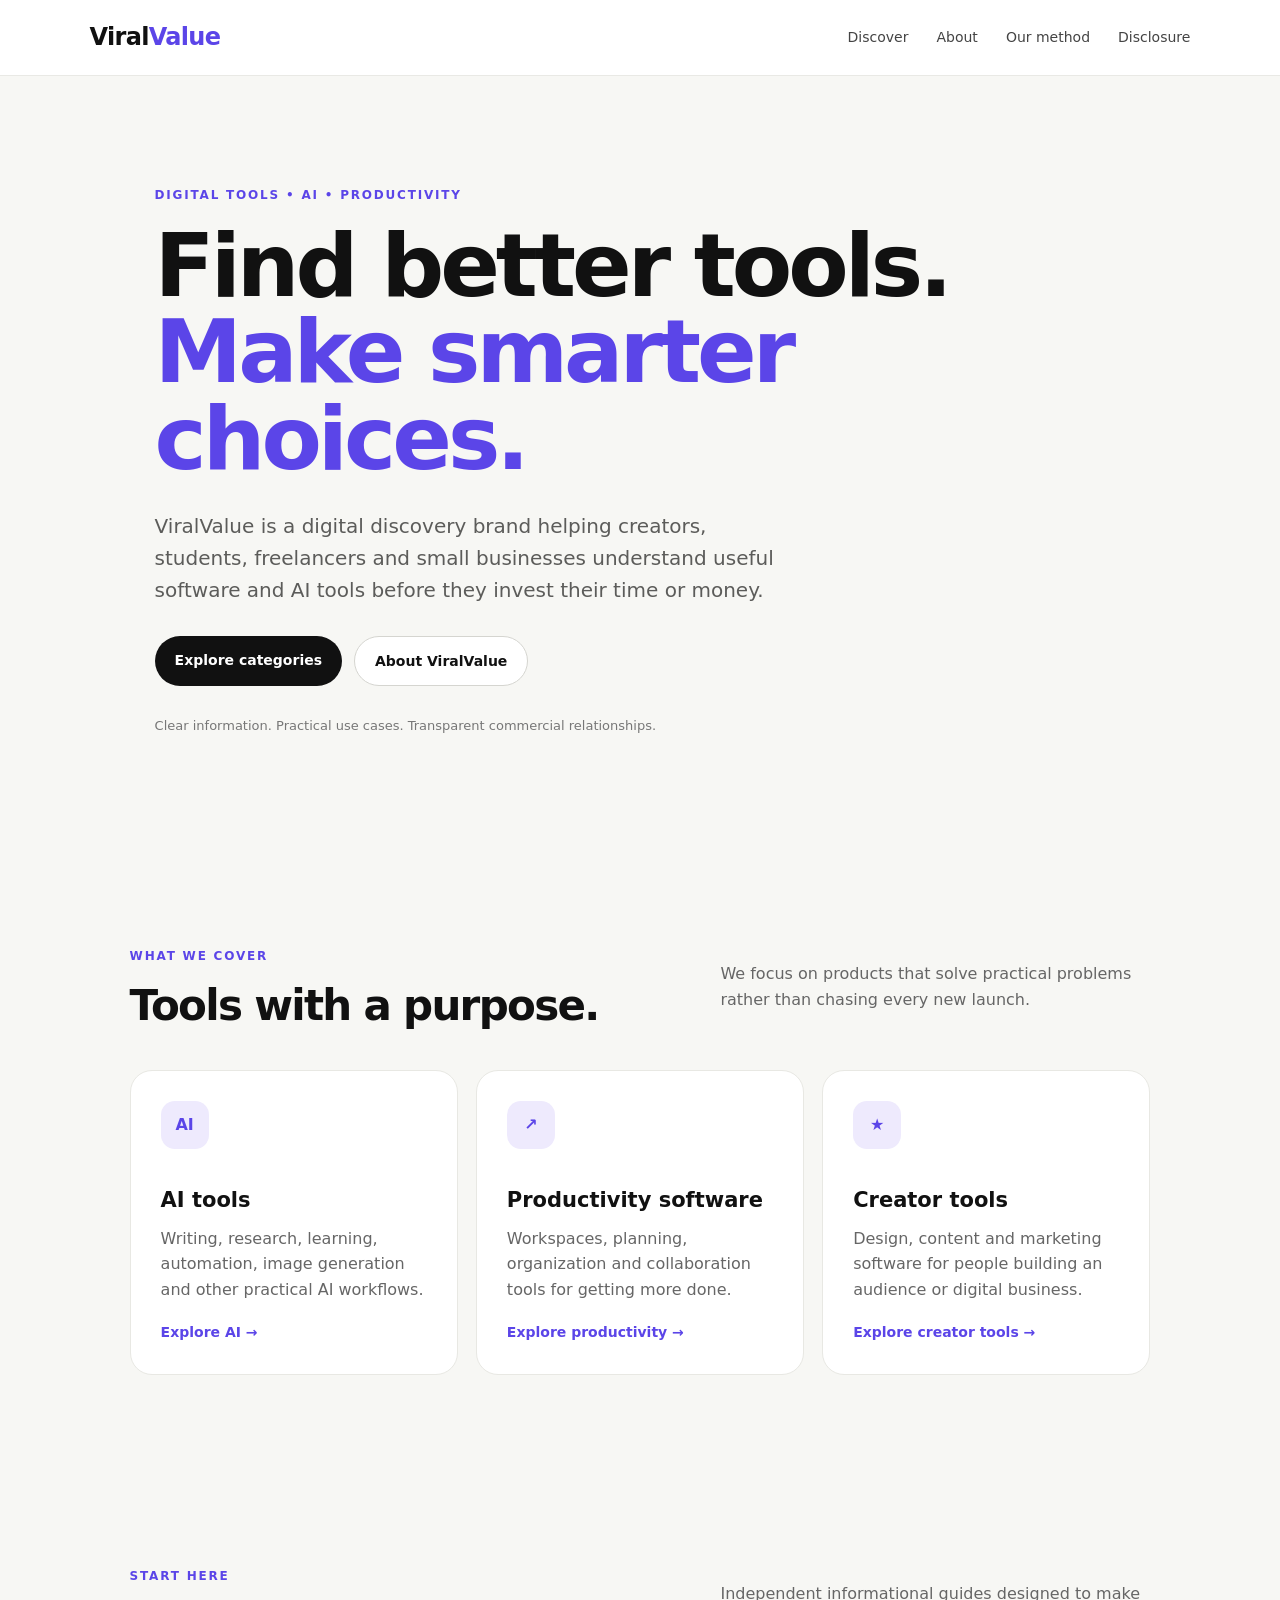
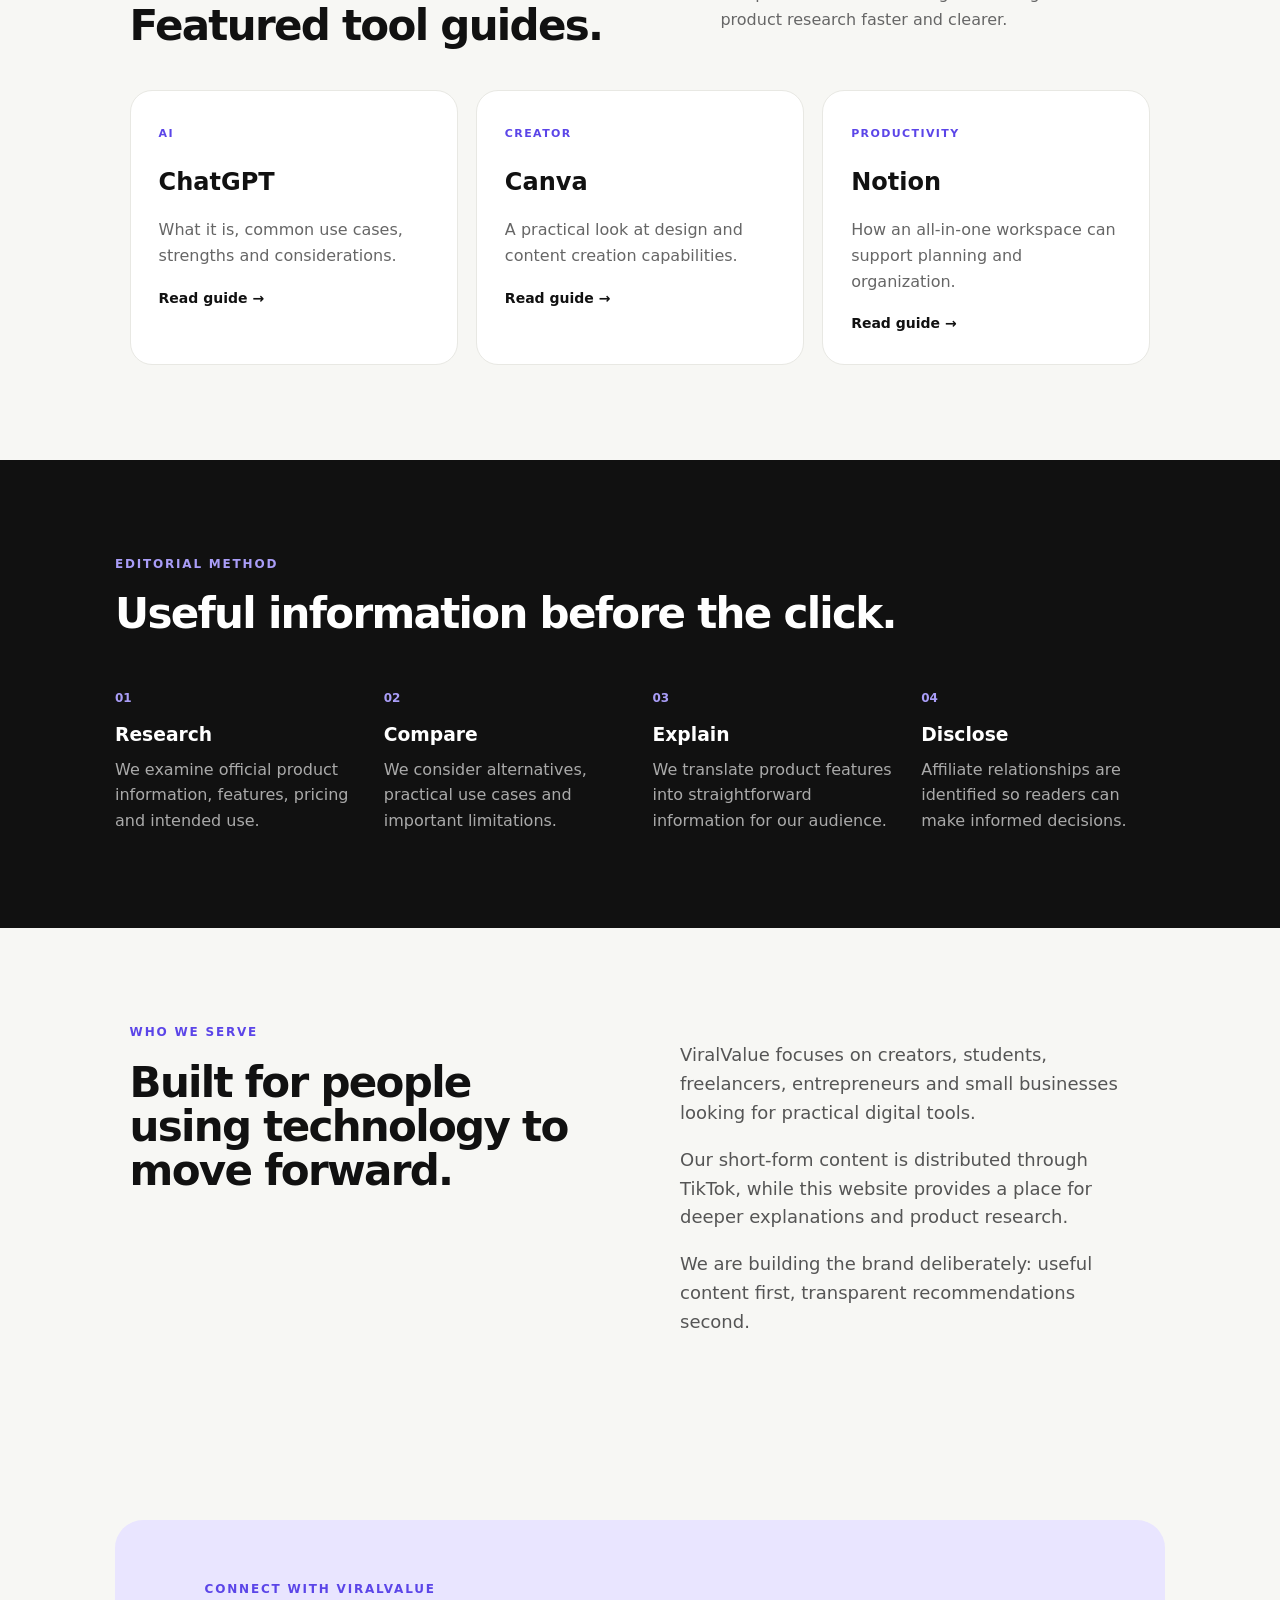
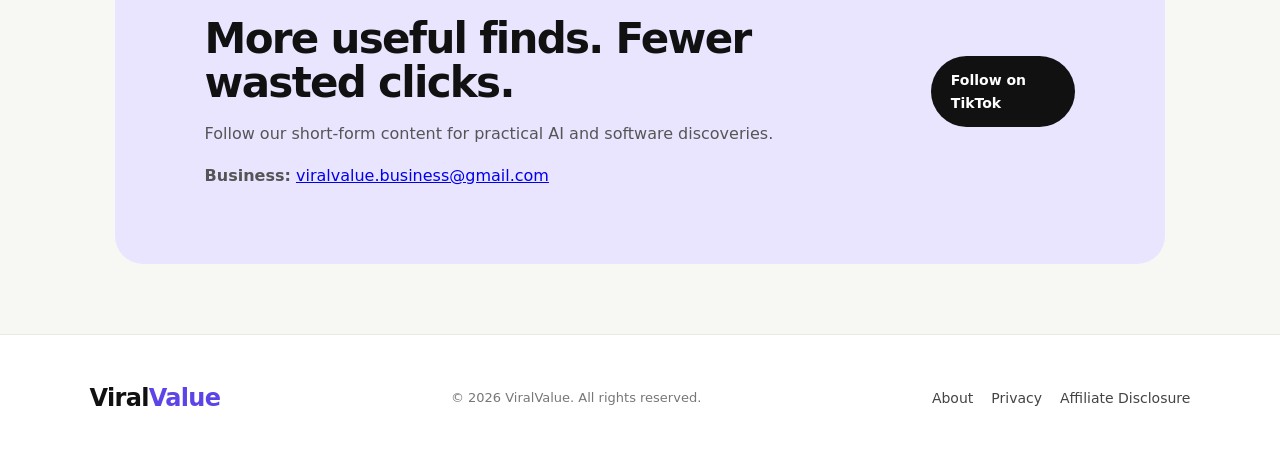
<file: index.html>
<!doctype html>
<html lang="en"><head><meta charset="utf-8"><meta name="viewport" content="width=device-width,initial-scale=1">
<title>ViralValue — AI tools, software & smarter digital choices</title>
<meta name="description" content="ViralValue helps creators, students, freelancers and small businesses discover useful AI tools, software and digital products through practical guides and comparisons.">
<link rel="stylesheet" href="style.css"></head>
<body>
<header class="nav"><a class="brand" href="index.html">Viral<span>Value</span></a><nav><a href="#discover">Discover</a><a href="about.html">About</a><a href="#method">Our method</a><a href="disclosure.html">Disclosure</a></nav></header>
<main>
<section class="hero"><div class="eyebrow">DIGITAL TOOLS • AI • PRODUCTIVITY</div><h1>Find better tools.<br><span>Make smarter choices.</span></h1><p>ViralValue is a digital discovery brand helping creators, students, freelancers and small businesses understand useful software and AI tools before they invest their time or money.</p><div class="actions"><a class="button primary" href="#discover">Explore categories</a><a class="button secondary" href="about.html">About ViralValue</a></div><p class="small">Clear information. Practical use cases. Transparent commercial relationships.</p></section>

<section id="discover" class="section"><div class="section-head"><div><div class="eyebrow">WHAT WE COVER</div><h2>Tools with a purpose.</h2></div><p>We focus on products that solve practical problems rather than chasing every new launch.</p></div>
<div class="cards">
<article class="card"><div class="icon">AI</div><h3>AI tools</h3><p>Writing, research, learning, automation, image generation and other practical AI workflows.</p><a class="text-link" href="tools.html#ai">Explore AI →</a></article>
<article class="card"><div class="icon">↗</div><h3>Productivity software</h3><p>Workspaces, planning, organization and collaboration tools for getting more done.</p><a class="text-link" href="tools.html#productivity">Explore productivity →</a></article>
<article class="card"><div class="icon">★</div><h3>Creator tools</h3><p>Design, content and marketing software for people building an audience or digital business.</p><a class="text-link" href="tools.html#creator">Explore creator tools →</a></article>
</div></section>

<section class="section featured"><div class="section-head"><div><div class="eyebrow">START HERE</div><h2>Featured tool guides.</h2></div><p>Independent informational guides designed to make product research faster and clearer.</p></div>
<div class="guide-grid">
<a class="guide" href="tools.html#chatgpt"><span>AI</span><h3>ChatGPT</h3><p>What it is, common use cases, strengths and considerations.</p><b>Read guide →</b></a>
<a class="guide" href="tools.html#canva"><span>CREATOR</span><h3>Canva</h3><p>A practical look at design and content creation capabilities.</p><b>Read guide →</b></a>
<a class="guide" href="tools.html#notion"><span>PRODUCTIVITY</span><h3>Notion</h3><p>How an all-in-one workspace can support planning and organization.</p><b>Read guide →</b></a>
</div></section>

<section id="method" class="section dark"><div class="eyebrow">EDITORIAL METHOD</div><h2>Useful information before the click.</h2><div class="steps">
<div><b>01</b><h3>Research</h3><p>We examine official product information, features, pricing and intended use.</p></div>
<div><b>02</b><h3>Compare</h3><p>We consider alternatives, practical use cases and important limitations.</p></div>
<div><b>03</b><h3>Explain</h3><p>We translate product features into straightforward information for our audience.</p></div>
<div><b>04</b><h3>Disclose</h3><p>Affiliate relationships are identified so readers can make informed decisions.</p></div>
</div></section>

<section class="section about"><div><div class="eyebrow">WHO WE SERVE</div><h2>Built for people using technology to move forward.</h2></div><div><p>ViralValue focuses on creators, students, freelancers, entrepreneurs and small businesses looking for practical digital tools.</p><p>Our short-form content is distributed through TikTok, while this website provides a place for deeper explanations and product research.</p><p>We are building the brand deliberately: useful content first, transparent recommendations second.</p></div></section>

<section class="cta"><div><div class="eyebrow">CONNECT WITH VIRALVALUE</div><h2>More useful finds. Fewer wasted clicks.</h2><p>Follow our short-form content for practical AI and software discoveries.</p><p><strong>Business:</strong> <a href="mailto:viralvalue.business@gmail.com">viralvalue.business@gmail.com</a></p></div><a class="button primary" href="https://www.tiktok.com/@ai.daily.with.selorm" target="_blank" rel="noopener">Follow on TikTok</a></section>
</main>
<footer><div class="brand">Viral<span>Value</span></div><p>© 2026 ViralValue. All rights reserved.</p><div><a href="about.html">About</a><a href="privacy.html">Privacy</a><a href="disclosure.html">Affiliate Disclosure</a></div></footer>
</body></html>
</file>
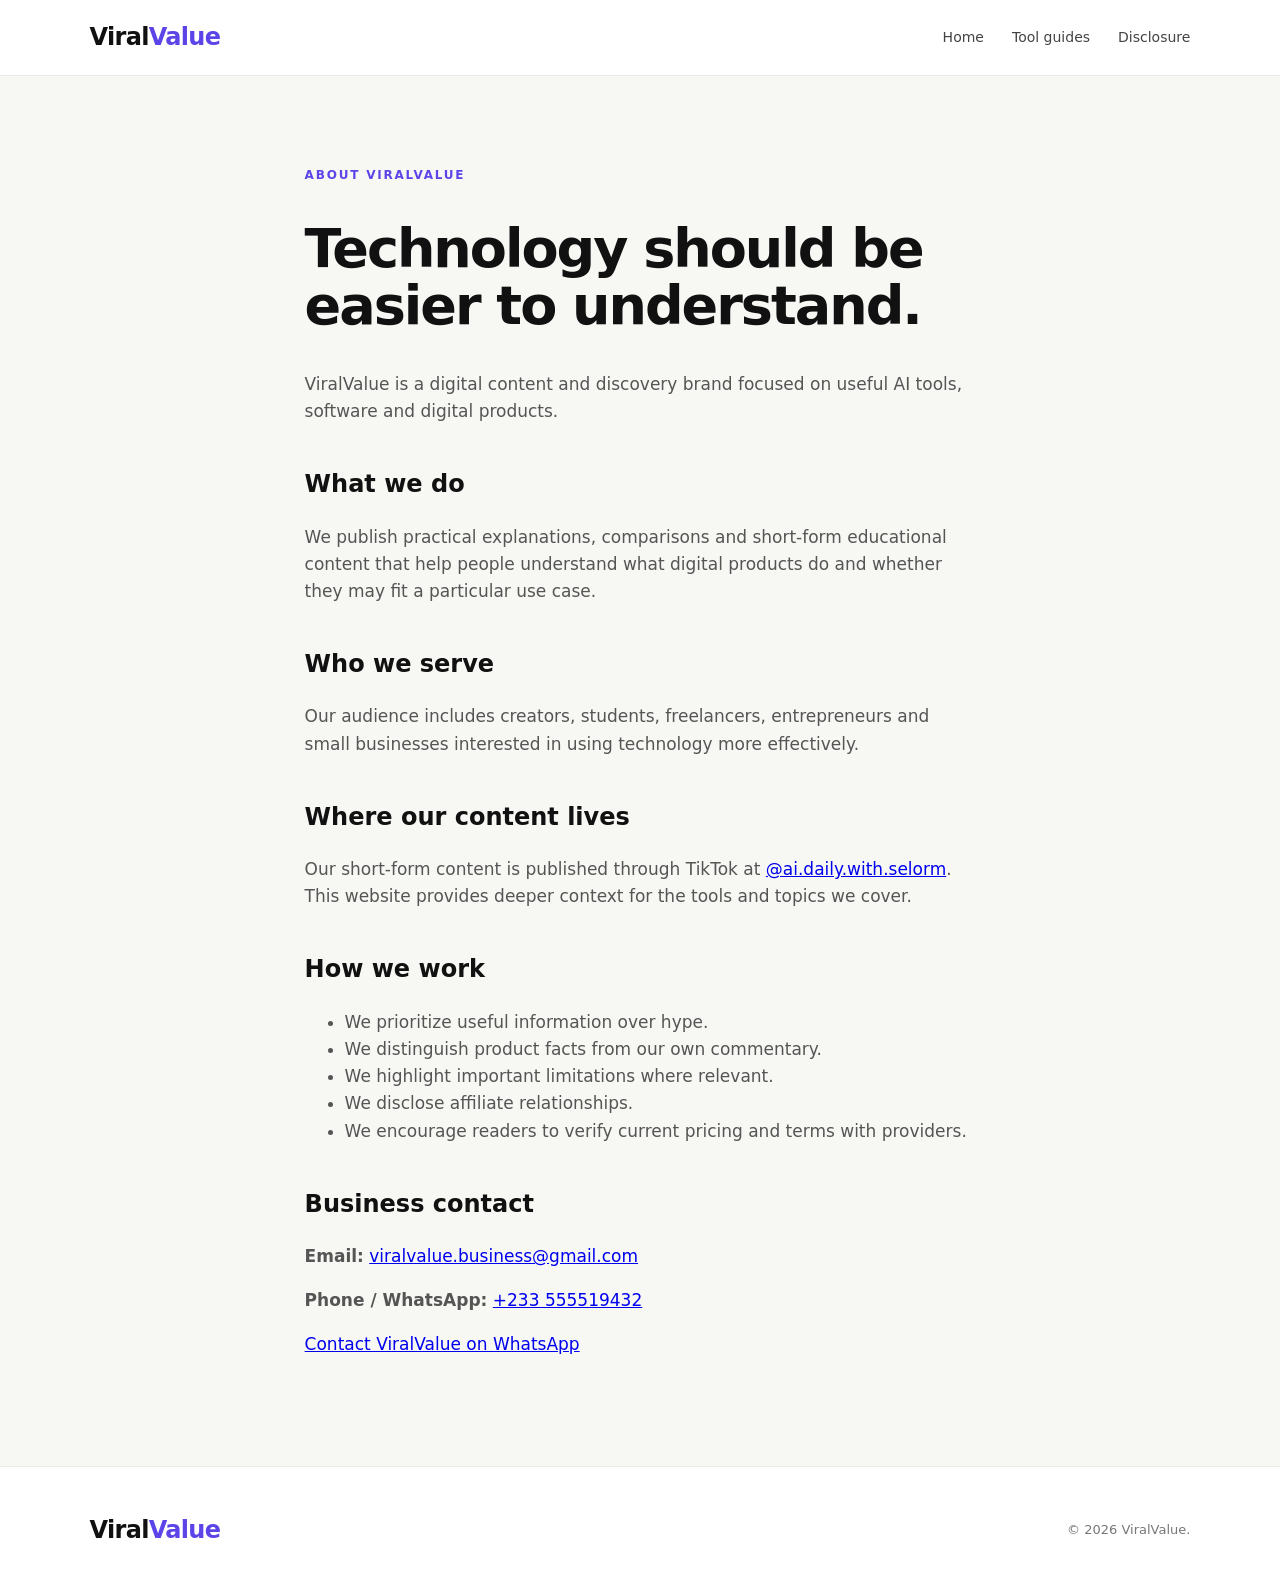
<file: about.html>
<!doctype html>
<html lang="en"><head><meta charset="utf-8"><meta name="viewport" content="width=device-width,initial-scale=1"><title>About ViralValue</title><meta name="description" content="Learn about ViralValue, a digital discovery brand focused on AI tools, software and practical technology education."><link rel="stylesheet" href="style.css"></head>
<body><header class="nav"><a class="brand" href="index.html">Viral<span>Value</span></a><nav><a href="index.html">Home</a><a href="tools.html">Tool guides</a><a href="disclosure.html">Disclosure</a></nav></header>
<main class="legal"><div class="eyebrow">ABOUT VIRALVALUE</div><h1>Technology should be easier to understand.</h1><p>ViralValue is a digital content and discovery brand focused on useful AI tools, software and digital products.</p><h2>What we do</h2><p>We publish practical explanations, comparisons and short-form educational content that help people understand what digital products do and whether they may fit a particular use case.</p><h2>Who we serve</h2><p>Our audience includes creators, students, freelancers, entrepreneurs and small businesses interested in using technology more effectively.</p><h2>Where our content lives</h2><p>Our short-form content is published through TikTok at <a href="https://www.tiktok.com/@ai.daily.with.selorm" target="_blank" rel="noopener">@ai.daily.with.selorm</a>. This website provides deeper context for the tools and topics we cover.</p><h2>How we work</h2><ul><li>We prioritize useful information over hype.</li><li>We distinguish product facts from our own commentary.</li><li>We highlight important limitations where relevant.</li><li>We disclose affiliate relationships.</li><li>We encourage readers to verify current pricing and terms with providers.</li></ul><h2>Business contact</h2>

<p>
  <strong>Email:</strong>
  <a href="mailto:viralvalue.business@gmail.com">
    viralvalue.business@gmail.com
  </a>
</p>

<p>
  <strong>Phone / WhatsApp:</strong>
  <a href="tel:+233555519432">
    +233 555519432
  </a>
</p>

<p>
  <a href="https://wa.me/233595982222" target="_blank" rel="noopener">
    Contact ViralValue on WhatsApp
  </a>
</p></main><footer><div class="brand">Viral<span>Value</span></div><p>© 2026 ViralValue.</p></footer></body></html>
</file>
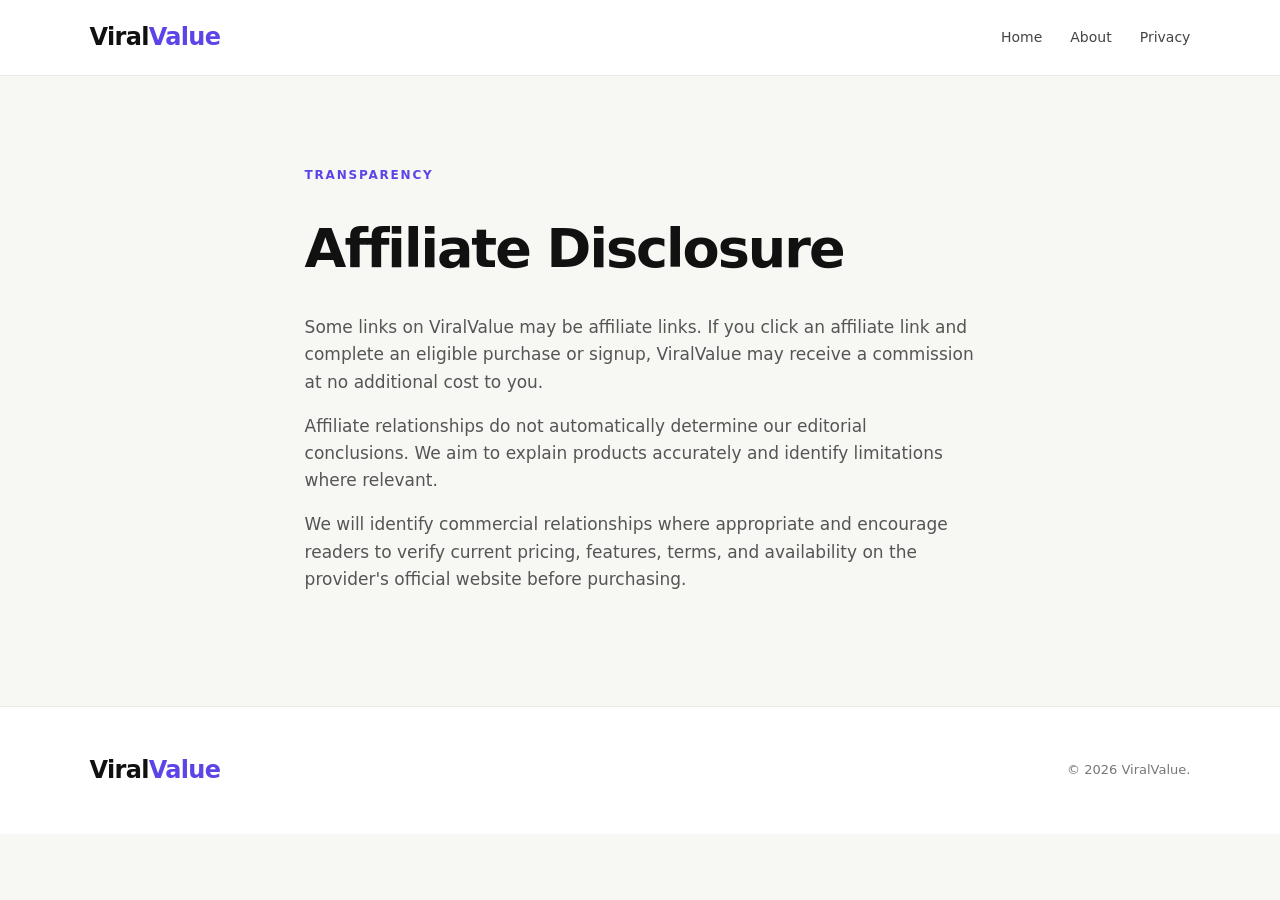
<file: disclosure.html>
<!doctype html>
<html lang="en"><head><meta charset="utf-8"><meta name="viewport" content="width=device-width,initial-scale=1">
<title>Affiliate Disclosure — ViralValue</title><link rel="stylesheet" href="style.css"></head>
<body>
<header class="nav"><a class="brand" href="index.html">Viral<span>Value</span></a><nav><a href="index.html">Home</a><a href="about.html">About</a><a href="privacy.html">Privacy</a></nav></header>
<main class="legal"><div class="eyebrow">TRANSPARENCY</div><h1>Affiliate Disclosure</h1>
<p>Some links on ViralValue may be affiliate links. If you click an affiliate link and complete an eligible purchase or signup, ViralValue may receive a commission at no additional cost to you.</p>
<p>Affiliate relationships do not automatically determine our editorial conclusions. We aim to explain products accurately and identify limitations where relevant.</p>
<p>We will identify commercial relationships where appropriate and encourage readers to verify current pricing, features, terms, and availability on the provider's official website before purchasing.</p>
</main><footer><div class="brand">Viral<span>Value</span></div><p>© 2026 ViralValue.</p></footer></body></html>
</file>
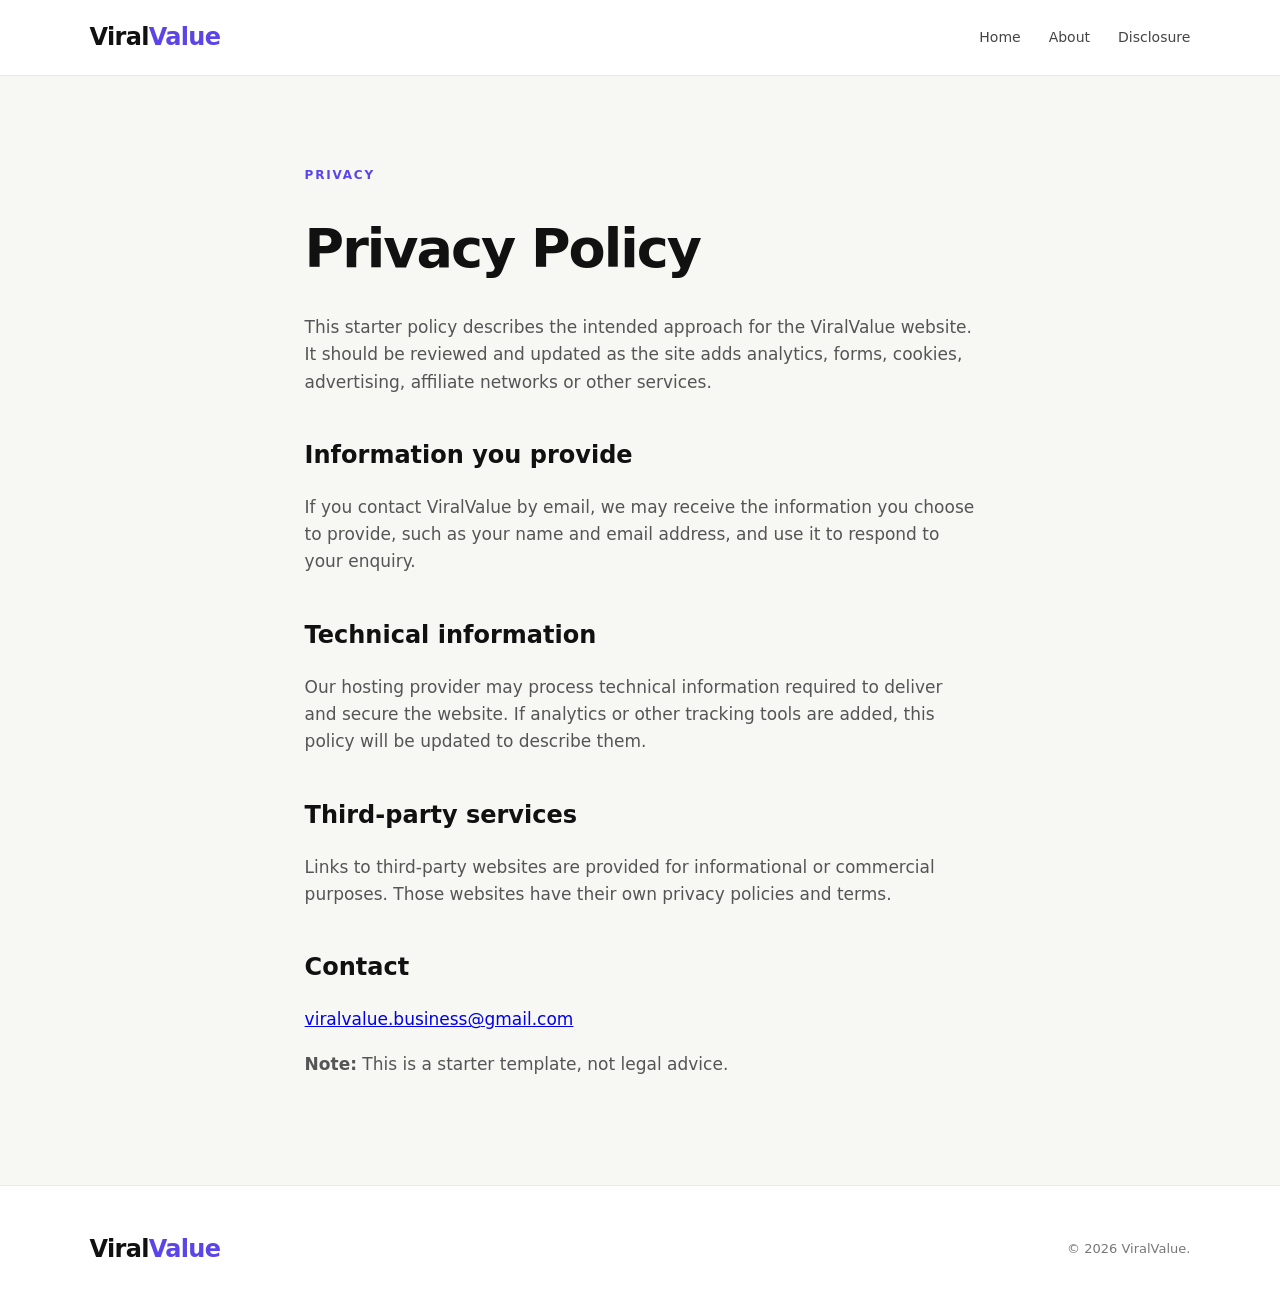
<file: privacy.html>
<!doctype html><html lang="en"><head><meta charset="utf-8"><meta name="viewport" content="width=device-width,initial-scale=1"><title>Privacy Policy — ViralValue</title><link rel="stylesheet" href="style.css"></head><body><header class="nav"><a class="brand" href="index.html">Viral<span>Value</span></a><nav><a href="index.html">Home</a><a href="about.html">About</a><a href="disclosure.html">Disclosure</a></nav></header><main class="legal"><div class="eyebrow">PRIVACY</div><h1>Privacy Policy</h1><p>This starter policy describes the intended approach for the ViralValue website. It should be reviewed and updated as the site adds analytics, forms, cookies, advertising, affiliate networks or other services.</p><h2>Information you provide</h2><p>If you contact ViralValue by email, we may receive the information you choose to provide, such as your name and email address, and use it to respond to your enquiry.</p><h2>Technical information</h2><p>Our hosting provider may process technical information required to deliver and secure the website. If analytics or other tracking tools are added, this policy will be updated to describe them.</p><h2>Third-party services</h2><p>Links to third-party websites are provided for informational or commercial purposes. Those websites have their own privacy policies and terms.</p><h2>Contact</h2><p><a href="mailto:viralvalue.business@gmail.com">viralvalue.business@gmail.com</a></p><p><strong>Note:</strong> This is a starter template, not legal advice.</p></main><footer><div class="brand">Viral<span>Value</span></div><p>© 2026 ViralValue.</p></footer></body></html>
</file>
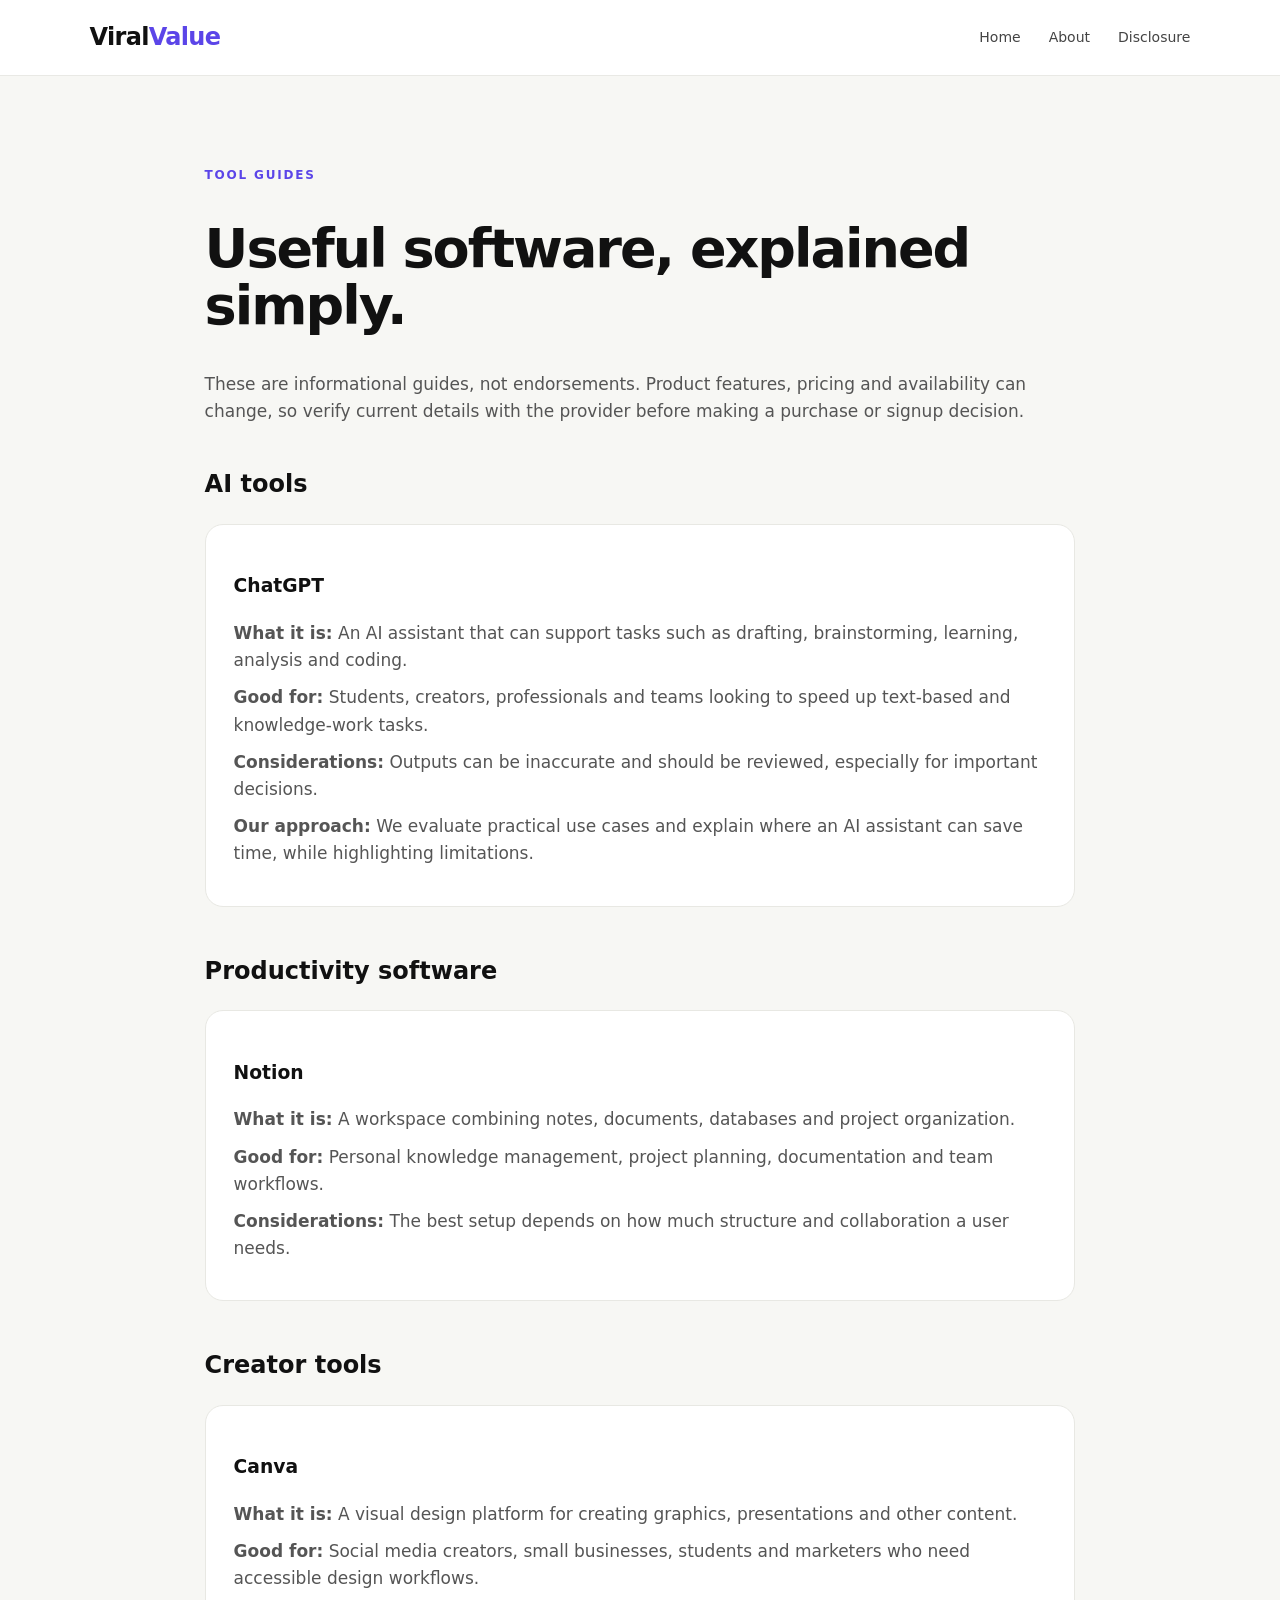
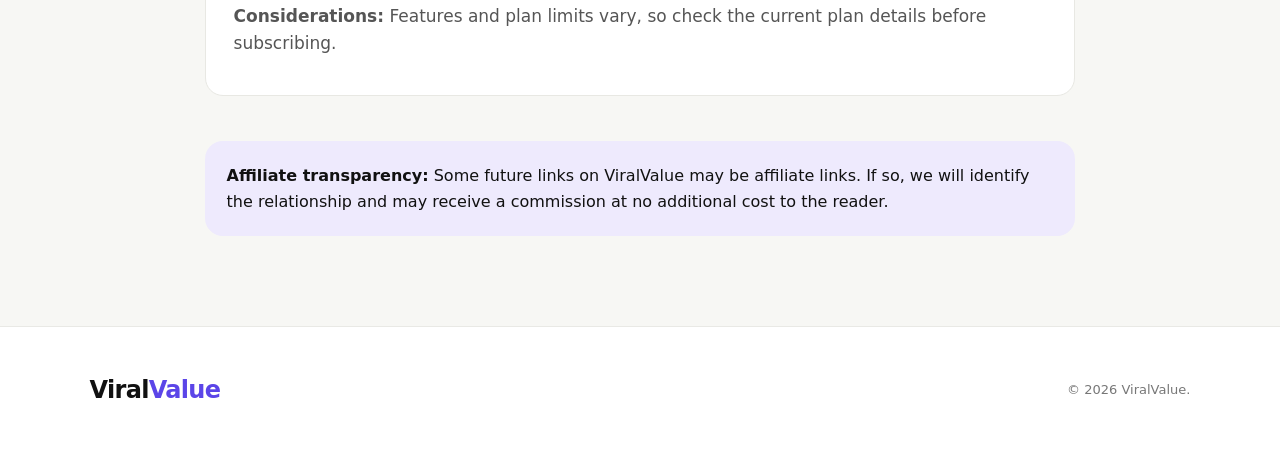
<file: tools.html>
<!doctype html>
<html lang="en"><head><meta charset="utf-8"><meta name="viewport" content="width=device-width,initial-scale=1"><title>Tool Guides — ViralValue</title><meta name="description" content="ViralValue guides to AI, productivity and creator software."><link rel="stylesheet" href="style.css"></head>
<body><header class="nav"><a class="brand" href="index.html">Viral<span>Value</span></a><nav><a href="index.html">Home</a><a href="about.html">About</a><a href="disclosure.html">Disclosure</a></nav></header>
<main class="legal wide"><div class="eyebrow">TOOL GUIDES</div><h1>Useful software, explained simply.</h1><p>These are informational guides, not endorsements. Product features, pricing and availability can change, so verify current details with the provider before making a purchase or signup decision.</p>
<section id="ai"><h2>AI tools</h2><article class="guide-detail" id="chatgpt"><h3>ChatGPT</h3><p><strong>What it is:</strong> An AI assistant that can support tasks such as drafting, brainstorming, learning, analysis and coding.</p><p><strong>Good for:</strong> Students, creators, professionals and teams looking to speed up text-based and knowledge-work tasks.</p><p><strong>Considerations:</strong> Outputs can be inaccurate and should be reviewed, especially for important decisions.</p><p><strong>Our approach:</strong> We evaluate practical use cases and explain where an AI assistant can save time, while highlighting limitations.</p></article></section>
<section id="productivity"><h2>Productivity software</h2><article class="guide-detail" id="notion"><h3>Notion</h3><p><strong>What it is:</strong> A workspace combining notes, documents, databases and project organization.</p><p><strong>Good for:</strong> Personal knowledge management, project planning, documentation and team workflows.</p><p><strong>Considerations:</strong> The best setup depends on how much structure and collaboration a user needs.</p></article></section>
<section id="creator"><h2>Creator tools</h2><article class="guide-detail" id="canva"><h3>Canva</h3><p><strong>What it is:</strong> A visual design platform for creating graphics, presentations and other content.</p><p><strong>Good for:</strong> Social media creators, small businesses, students and marketers who need accessible design workflows.</p><p><strong>Considerations:</strong> Features and plan limits vary, so check the current plan details before subscribing.</p></article></section>
<div class="notice"><strong>Affiliate transparency:</strong> Some future links on ViralValue may be affiliate links. If so, we will identify the relationship and may receive a commission at no additional cost to the reader.</div>
</main><footer><div class="brand">Viral<span>Value</span></div><p>© 2026 ViralValue.</p></footer></body></html>
</file>
<file: style.css>
*{box-sizing:border-box}html{scroll-behavior:smooth}body{margin:0;font-family:Inter,system-ui,-apple-system,BlinkMacSystemFont,"Segoe UI",sans-serif;color:#111;background:#f7f7f4;line-height:1.6}.nav{height:76px;display:flex;align-items:center;justify-content:space-between;padding:0 7%;background:#fff;border-bottom:1px solid #e9e9e5;position:sticky;top:0;z-index:10}.brand{font-size:24px;font-weight:800;letter-spacing:-.7px;color:#111;text-decoration:none}.brand span{color:#5b45e8}.nav nav{display:flex;gap:28px}.nav nav a,footer a{color:#444;text-decoration:none;font-size:14px}.nav nav a:hover,footer a:hover{color:#5b45e8}.hero{padding:110px 7% 100px;max-width:1150px;margin:auto}.eyebrow{font-size:12px;font-weight:800;letter-spacing:1.8px;color:#5b45e8;margin-bottom:18px}.hero h1{font-size:clamp(48px,8vw,88px);line-height:.98;letter-spacing:-4px;margin:0 0 28px;max-width:900px}.hero h1 span{color:#5b45e8}.hero p{font-size:20px;max-width:650px;color:#5c5c5a}.actions{display:flex;gap:12px;margin:30px 0}.button{display:inline-block;padding:13px 20px;border-radius:999px;text-decoration:none;font-weight:750;font-size:14px}.primary{background:#111;color:#fff}.secondary{border:1px solid #d5d5d0;color:#111;background:#fff}.small{font-size:13px!important;color:#777!important}.section{padding:95px 7%;max-width:1200px;margin:auto}.section-head{display:flex;justify-content:space-between;gap:50px;align-items:end;margin-bottom:42px}.section h2,.cta h2{font-size:42px;line-height:1.05;letter-spacing:-1.7px;margin:0}.section-head>p{max-width:430px;color:#666}.cards{display:grid;grid-template-columns:repeat(3,1fr);gap:18px}.card{background:#fff;border:1px solid #e8e8e3;border-radius:22px;padding:30px;min-height:245px}.icon{width:48px;height:48px;border-radius:14px;background:#eeeafd;color:#5b45e8;display:grid;place-items:center;font-weight:850;margin-bottom:35px}.card h3{margin:0 0 8px;font-size:21px}.card p,.steps p{color:#666;margin:0}.dark{max-width:none;background:#111;color:#fff}.dark>h2,.dark>.eyebrow,.dark>.steps{max-width:1050px;margin-left:auto;margin-right:auto}.dark .eyebrow{color:#a99df7}.steps{display:grid;grid-template-columns:repeat(4,1fr);gap:25px;margin-top:48px}.steps b{font-size:12px;color:#a99df7}.steps h3{margin:10px 0 7px}.dark .steps p{color:#aaa}.about{display:grid;grid-template-columns:1fr 1fr;gap:80px}.about p{color:#555;font-size:18px}.cta{margin:70px auto;padding:60px 7%;max-width:1050px;background:#e9e5ff;border-radius:28px;display:flex;align-items:center;justify-content:space-between;gap:30px}.cta p{color:#555;max-width:600px}footer{padding:40px 7%;background:#fff;border-top:1px solid #e9e9e5;display:flex;justify-content:space-between;align-items:center;gap:20px}footer p{color:#777;font-size:13px}footer div:last-child{display:flex;gap:18px}.legal{max-width:850px;margin:auto;padding:90px 7%;min-height:70vh}.legal h1{font-size:54px;letter-spacing:-2px;line-height:1.05}.legal h2{margin-top:40px}.legal p,.legal li{color:#555;font-size:17px}@media(max-width:750px){.nav{padding:0 5%}.nav nav{display:none}.hero{padding:75px 5%}.hero h1{letter-spacing:-2.5px}.section{padding:70px 5%}.section-head,.about,.cta{display:block}.section-head>p{margin-top:20px}.cards,.steps{grid-template-columns:1fr}.cta{margin:40px 5%;padding:40px 30px}.cta .button{margin-top:20px}footer{padding:35px 5%;display:block}footer div:last-child{margin-top:18px}.legal{padding:65px 5%}.legal h1{font-size:42px}}

.text-link{display:inline-block;margin-top:18px;color:#5b45e8;text-decoration:none;font-weight:750;font-size:14px}.guide-grid{display:grid;grid-template-columns:repeat(3,1fr);gap:18px}.guide{background:#fff;border:1px solid #e8e8e3;border-radius:22px;padding:28px;text-decoration:none;color:#111}.guide span{font-size:11px;letter-spacing:1.4px;font-weight:800;color:#5b45e8}.guide h3{font-size:24px;margin:18px 0 8px}.guide p{color:#666}.guide b{font-size:14px}.wide{max-width:1050px}.guide-detail{background:#fff;border:1px solid #e8e8e3;border-radius:18px;padding:28px;margin:20px 0 45px}.guide-detail p{margin:10px 0}.notice{background:#eeeafd;border-radius:18px;padding:22px;margin-top:40px}@media(max-width:750px){.guide-grid{grid-template-columns:1fr}}
</file>
